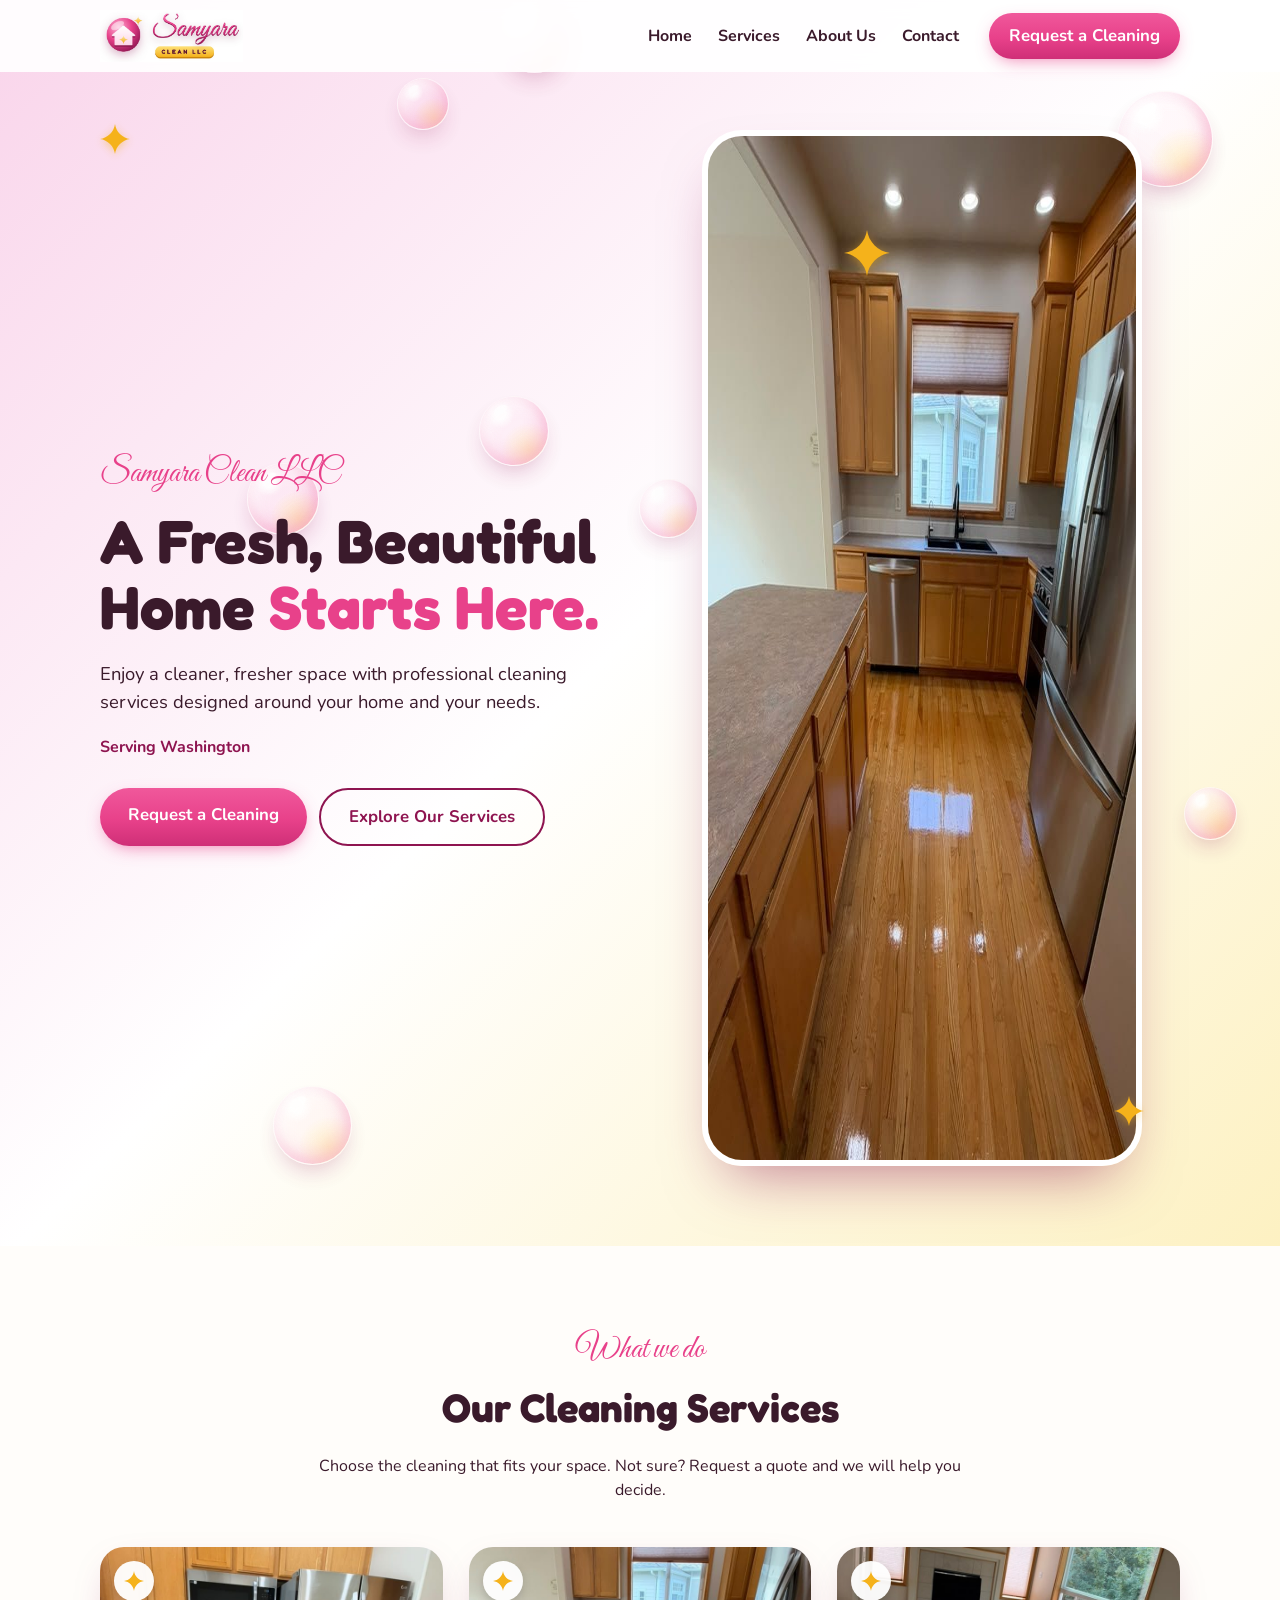
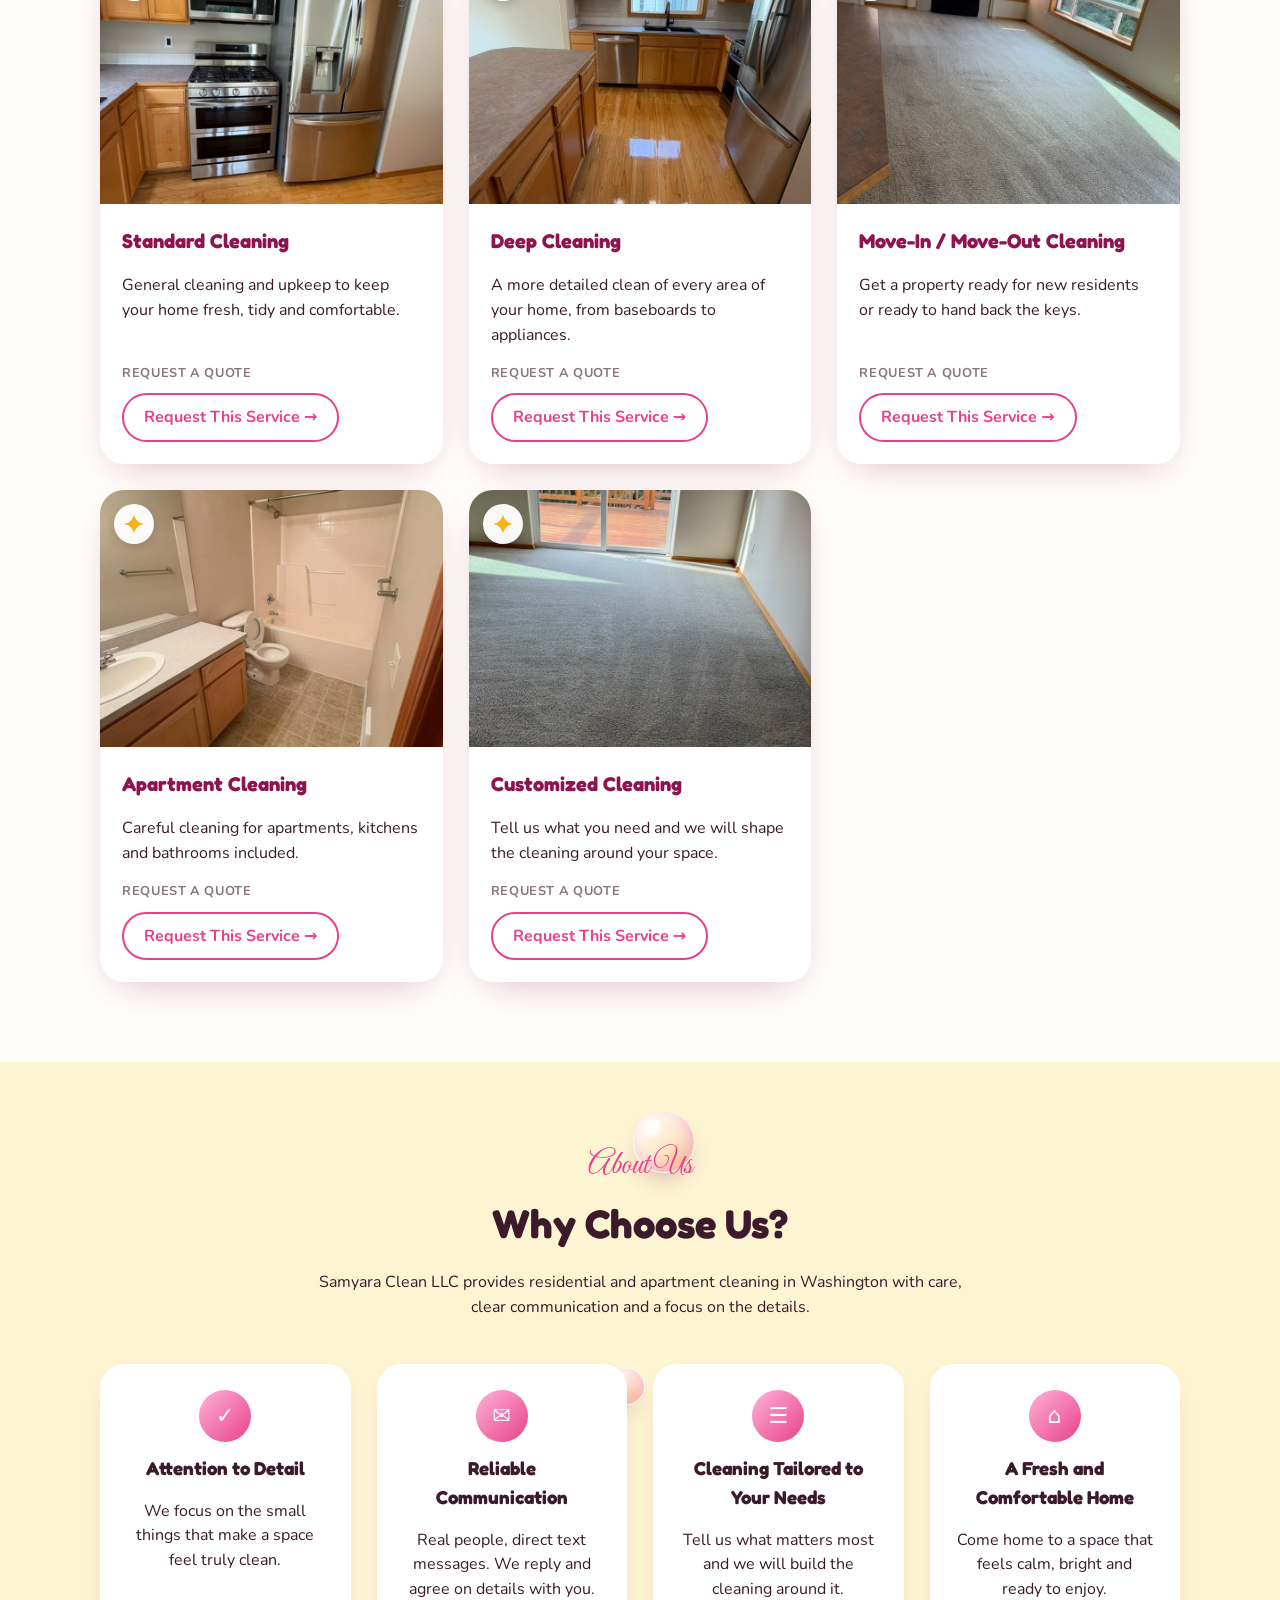
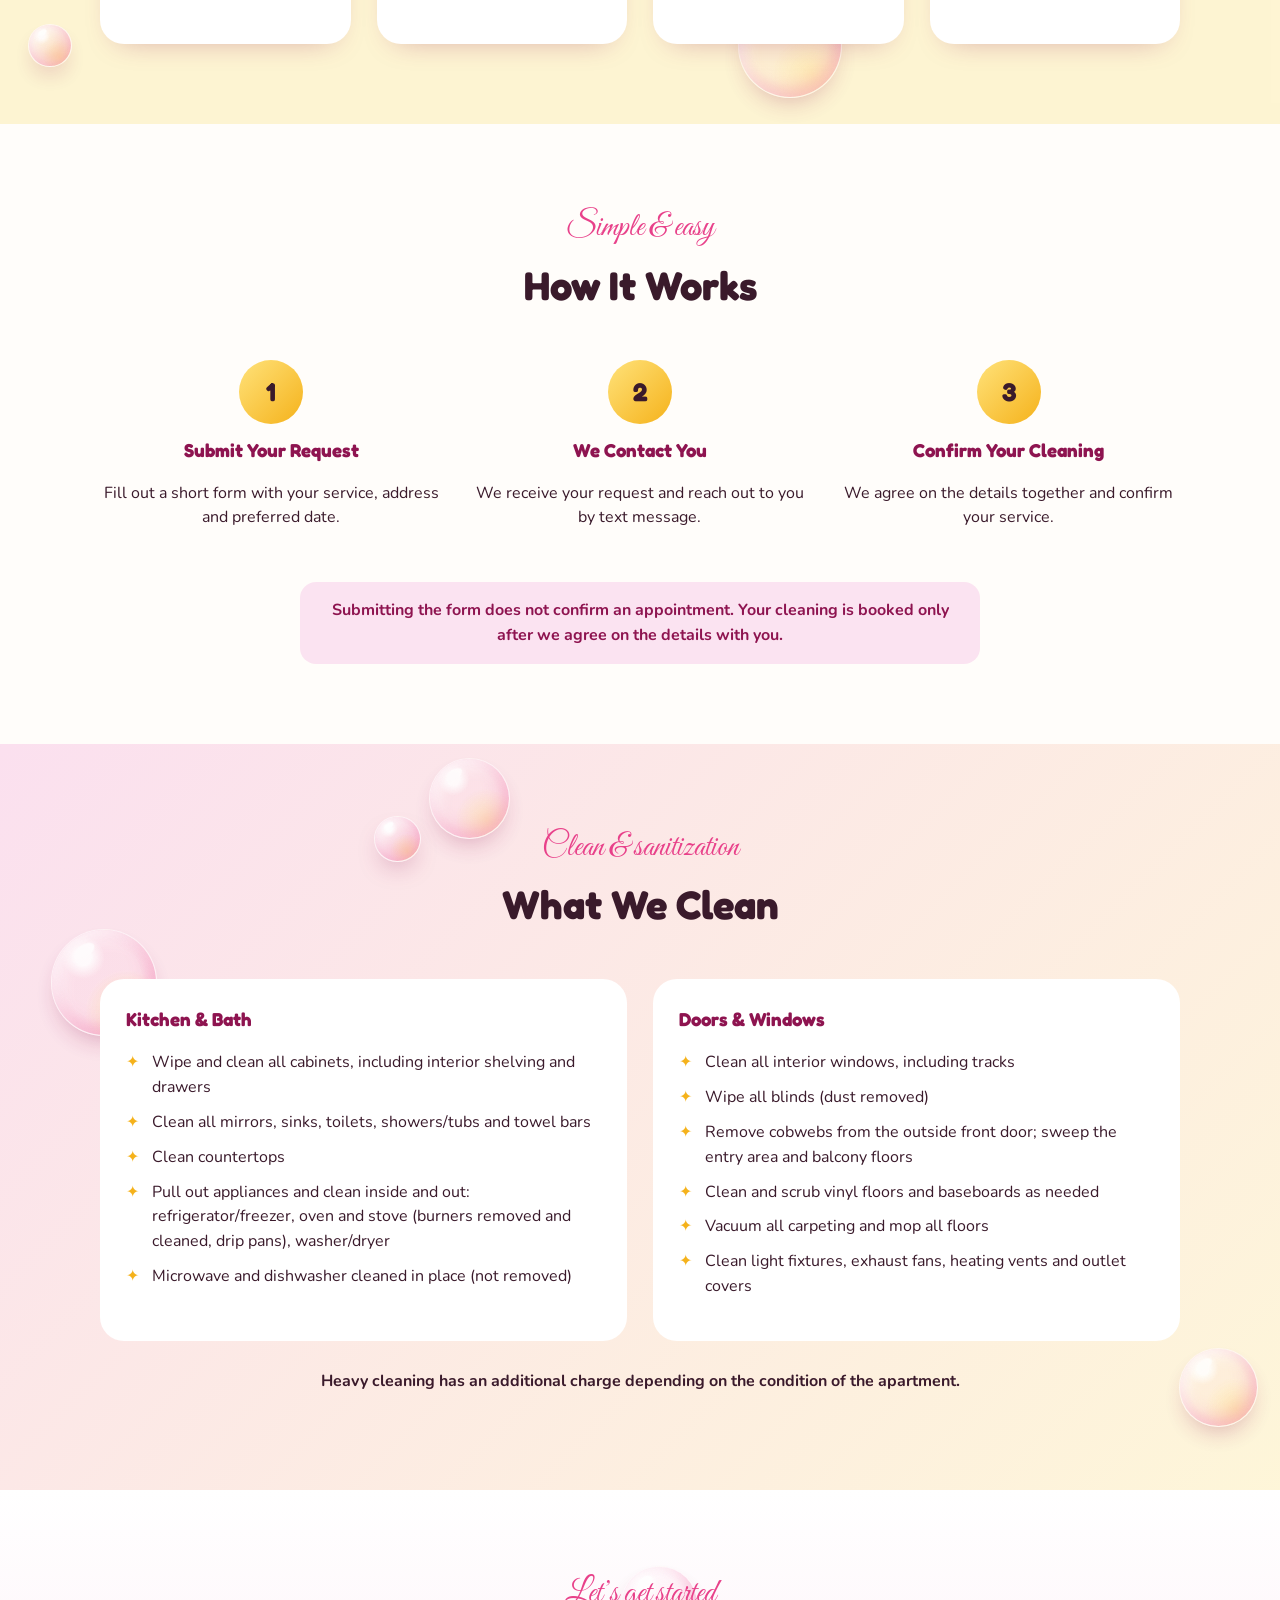
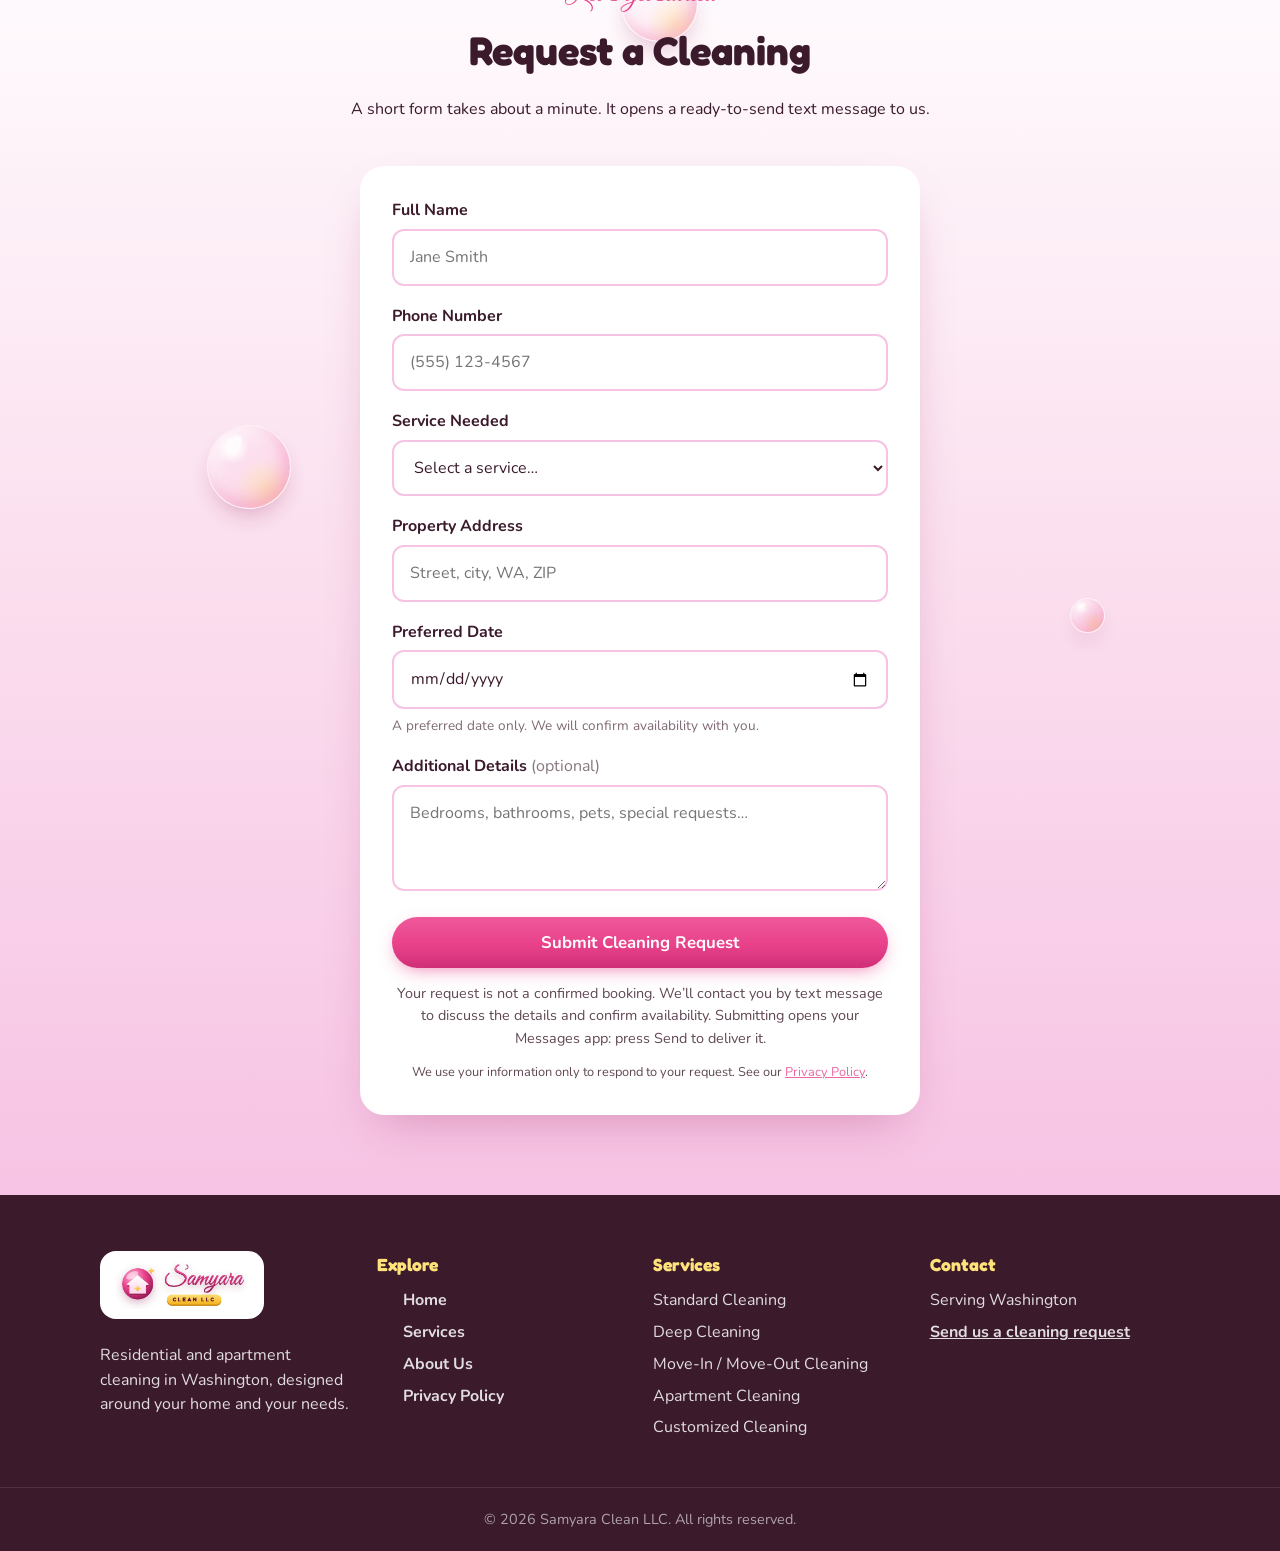
<file: sitio-web/index.html>
<!doctype html>
<html lang="en">
<head>
<meta charset="utf-8">
<meta name="viewport" content="width=device-width, initial-scale=1">
<title>Samyara Clean LLC | Residential &amp; Apartment Cleaning in Washington</title>
<meta name="description" content="Samyara Clean LLC offers professional residential and apartment cleaning in Washington: standard, deep, move-in/move-out and customized cleanings. Request a cleaning online.">
<meta property="og:type" content="website">
<meta property="og:title" content="Samyara Clean LLC | Residential &amp; Apartment Cleaning in Washington">
<meta property="og:description" content="Professional residential and apartment cleaning. Request a cleaning online.">
<meta property="og:image" content="images/kitchen-wood.jpg">
<link rel="icon" href="brand/icon.png">
<link rel="preconnect" href="https://fonts.googleapis.com">
<link href="https://fonts.googleapis.com/css2?family=Fredoka:wght@500;700&family=Great+Vibes&family=Nunito:wght@400;600;700&display=swap" rel="stylesheet">
<link rel="stylesheet" href="css/styles.css">
</head>
<body>
<header>
  <div class="wrap bar">
    <a href="index.html" aria-label="Samyara Clean LLC, home"><img src="brand/logo-light.png" alt="Samyara Clean LLC" width="143" height="52"></a>
    <button id="menu" aria-label="Open menu" aria-expanded="false" aria-controls="nav">☰</button>
    <nav id="nav" aria-label="Main">
      <a href="#home">Home</a><a href="#services">Services</a><a href="#about">About Us</a><a href="#contact">Contact</a>
      <a class="btn btn-p" href="#request">Request a Cleaning</a>
    </nav>
  </div>
</header>

<main>
<section class="hero" id="home" data-bubbles="9">
  <div class="wrap">
    <div>
      <svg class="sparkle" style="left:20px;top:-6px;position:absolute" width="30" height="30" viewBox="0 0 24 24" fill="currentColor" aria-hidden="true"><path d="M12 0c.8 6.2 5.8 11.2 12 12-6.2.8-11.2 5.8-12 12-.8-6.2-5.8-11.2-12-12C6.2 11.2 11.2 6.2 12 0z"/></svg><p class="script">Samyara Clean LLC</p>
      <h1>A Fresh, Beautiful Home <span>Starts Here.</span></h1>
      <p class="lead">Enjoy a cleaner, fresher space with professional cleaning services designed around your home and your needs.</p>
      <p style="font-weight:700;color:var(--magenta)">Serving Washington</p>
      <div class="cta"><a class="btn btn-p" href="#request">Request a Cleaning</a><a class="btn btn-o" href="#services">Explore Our Services</a></div>
    </div>
    <svg class="sparkle" style="right:calc(50% - 250px);top:100px;z-index:2" width="46" height="46" viewBox="0 0 24 24" fill="currentColor" aria-hidden="true"><path d="M12 0c.8 6.2 5.8 11.2 12 12-6.2.8-11.2 5.8-12 12-.8-6.2-5.8-11.2-12-12C6.2 11.2 11.2 6.2 12 0z"/></svg><svg class="sparkle" style="right:5%;bottom:40px;z-index:2" width="30" height="30" viewBox="0 0 24 24" fill="currentColor" aria-hidden="true"><path d="M12 0c.8 6.2 5.8 11.2 12 12-6.2.8-11.2 5.8-12 12-.8-6.2-5.8-11.2-12-12C6.2 11.2 11.2 6.2 12 0z"/></svg><div class="photo"><img src="images/kitchen-wood.jpg" alt="Spotless kitchen with polished hardwood floors, stainless steel appliances and a bright window" width="768" height="1024"></div>
  </div>
</section>

<section id="services">
  <div class="wrap">
    <div class="center reveal"><p class="script">What we do</p><h2>Our Cleaning Services</h2><p>Choose the cleaning that fits your space. Not sure? Request a quote and we will help you decide.</p></div>
    <div class="grid g3" id="cards"></div>
  </div>
</section>

<section class="why" id="about" data-bubbles="5">
  <div class="wrap">
    <div class="center reveal"><p class="script">About Us</p><h2>Why Choose Us?</h2><p>Samyara Clean LLC provides residential and apartment cleaning in Washington with care, clear communication and a focus on the details.</p></div>
    <div class="grid g4">
      <div class="c reveal"><div class="i">✓</div><h3>Attention to Detail</h3><p>We focus on the small things that make a space feel truly clean.</p></div>
      <div class="c reveal"><div class="i">✉</div><h3>Reliable Communication</h3><p>Real people, direct text messages. We reply and agree on details with you.</p></div>
      <div class="c reveal"><div class="i">☰</div><h3>Cleaning Tailored to Your Needs</h3><p>Tell us what matters most and we will build the cleaning around it.</p></div>
      <div class="c reveal"><div class="i">⌂</div><h3>A Fresh and Comfortable Home</h3><p>Come home to a space that feels calm, bright and ready to enjoy.</p></div>
    </div>
  </div>
</section>

<section id="how">
  <div class="wrap">
    <div class="center reveal"><p class="script">Simple &amp; easy</p><h2>How It Works</h2></div>
    <div class="grid g3" style="text-align:center">
      <div class="reveal"><div class="num">1</div><h3 style="color:var(--magenta)">Submit Your Request</h3><p>Fill out a short form with your service, address and preferred date.</p></div>
      <div class="reveal"><div class="num">2</div><h3 style="color:var(--magenta)">We Contact You</h3><p>We receive your request and reach out to you by text message.</p></div>
      <div class="reveal"><div class="num">3</div><h3 style="color:var(--magenta)">Confirm Your Cleaning</h3><p>We agree on the details together and confirm your service.</p></div>
    </div>
    <p class="notice">Submitting the form does not confirm an appointment. Your cleaning is booked only after we agree on the details with you.</p>
  </div>
</section>

<section class="check" id="checklist" data-bubbles="4">
  <div class="wrap">
    <div class="center reveal"><p class="script">Clean &amp; sanitization</p><h2>What We Clean</h2></div>
    <div class="grid g2">
      <div class="c reveal"><h3 style="color:var(--magenta)">Kitchen &amp; Bath</h3><ul>
        <li>Wipe and clean all cabinets, including interior shelving and drawers</li>
        <li>Clean all mirrors, sinks, toilets, showers/tubs and towel bars</li>
        <li>Clean countertops</li>
        <li>Pull out appliances and clean inside and out: refrigerator/freezer, oven and stove (burners removed and cleaned, drip pans), washer/dryer</li>
        <li>Microwave and dishwasher cleaned in place (not removed)</li></ul></div>
      <div class="c reveal"><h3 style="color:var(--magenta)">Doors &amp; Windows</h3><ul>
        <li>Clean all interior windows, including tracks</li>
        <li>Wipe all blinds (dust removed)</li>
        <li>Remove cobwebs from the outside front door; sweep the entry area and balcony floors</li>
        <li>Clean and scrub vinyl floors and baseboards as needed</li>
        <li>Vacuum all carpeting and mop all floors</li>
        <li>Clean light fixtures, exhaust fans, heating vents and outlet covers</li></ul></div>
    </div>
    <p style="text-align:center;font-weight:700;margin-top:28px">Heavy cleaning has an additional charge depending on the condition of the apartment.</p>
  </div>
</section>

<section id="request" data-bubbles="7">
  <div class="wrap">
    <div class="center reveal"><p class="script">Let’s get started</p><h2>Request a Cleaning</h2><p>A short form takes about a minute. It opens a ready-to-send text message to us.</p></div>
    <div id="done" class="ok" hidden role="status">
      <h3>One last step: send the text</h3>
      <p style="font-size:1.1rem">Your message is ready in your Messages app. <strong>Press Send</strong> to deliver your request to us. If it did not open, tap the button below.</p>
      <p><a class="btn btn-p" id="smsLink" href="#">Open Messages</a></p>
      <p class="hint">On a computer, copy this message and text it to <strong id="smsNum"></strong>:</p>
      <pre id="smsText" style="white-space:pre-wrap;text-align:left;background:var(--cream);border-radius:12px;padding:14px;font:inherit;font-size:.95rem"></pre>
      <p><button class="btn btn-o" id="copy" type="button">Copy message</button></p>
      <p class="hint">Your request is sent only when you press Send. It is not a confirmed booking: we’ll reply by text to discuss the details and confirm availability.</p>
      <p><button class="btn btn-o" id="again" type="button" style="font-size:.9rem;padding:10px 20px">Start a new request</button></p>
    </div>
    <form id="form" class="reveal" novalidate>
      <div class="f"><label for="fullName">Full Name</label><input id="fullName" name="fullName" autocomplete="name" placeholder="Jane Smith"><p class="err" id="fullName-e" role="alert"></p></div>
      <div class="f"><label for="phone">Phone Number</label><input id="phone" name="phone" type="tel" inputmode="tel" autocomplete="tel" placeholder="(555) 123-4567"><p class="err" id="phone-e" role="alert"></p></div>
      <div class="f"><label for="service">Service Needed</label><select id="service" name="service"><option value="">Select a service…</option></select><p class="err" id="service-e" role="alert"></p></div>
      <div class="f"><label for="address">Property Address</label><input id="address" name="address" autocomplete="street-address" placeholder="Street, city, WA, ZIP"><p class="err" id="address-e" role="alert"></p></div>
      <div class="f"><label for="preferredDate">Preferred Date</label><input id="preferredDate" name="preferredDate" type="date"><p class="hint">A preferred date only. We will confirm availability with you.</p><p class="err" id="preferredDate-e" role="alert"></p></div>
      <div class="f"><label for="details">Additional Details <span style="font-weight:400;opacity:.6">(optional)</span></label><textarea id="details" name="details" rows="3" maxlength="1000" placeholder="Bedrooms, bathrooms, pets, special requests…"></textarea></div>
      <div class="hp" aria-hidden="true"><label>Website<input id="website" tabindex="-1" autocomplete="off"></label></div>
      <p class="err" id="form-e" role="alert" style="margin-bottom:12px"></p>
      <button class="btn btn-p" id="submit" type="submit" style="width:100%">Submit Cleaning Request</button>
      <p class="fine">Your request is not a confirmed booking. We’ll contact you by text message to discuss the details and confirm availability. Submitting opens your Messages app: press Send to deliver it.</p>
      <p class="fine" style="font-size:.8rem">We use your information only to respond to your request. See our <a href="privacy.html" style="color:var(--fuchsia)">Privacy Policy</a>.</p>
    </form>
  </div>
</section>
</main>

<footer id="contact">
  <div class="wrap grid">
    <div><div class="logo-pill"><img src="brand/logo-light.png" alt="Samyara Clean LLC"></div><p>Residential and apartment cleaning in Washington, designed around your home and your needs.</p></div>
    <nav aria-label="Footer"><h2>Explore</h2><ul><li><a href="index.html">Home</a></li><li><a href="index.html#services">Services</a></li><li><a href="index.html#about">About Us</a></li><li><a href="privacy.html">Privacy Policy</a></li></ul></nav>
    <div><h2>Services</h2><ul id="fservices"></ul></div>
    <div><h2>Contact</h2><ul id="fcontact"><li><a href="index.html#request" style="font-weight:700;text-decoration:underline">Send us a cleaning request</a></li></ul></div>
  </div>
  <div class="copy">© <span id="yr"></span> Samyara Clean LLC. All rights reserved.</div>
</footer>
<script src="js/config.js"></script>
<script src="js/main.js"></script>
</body>
</html>
</file>
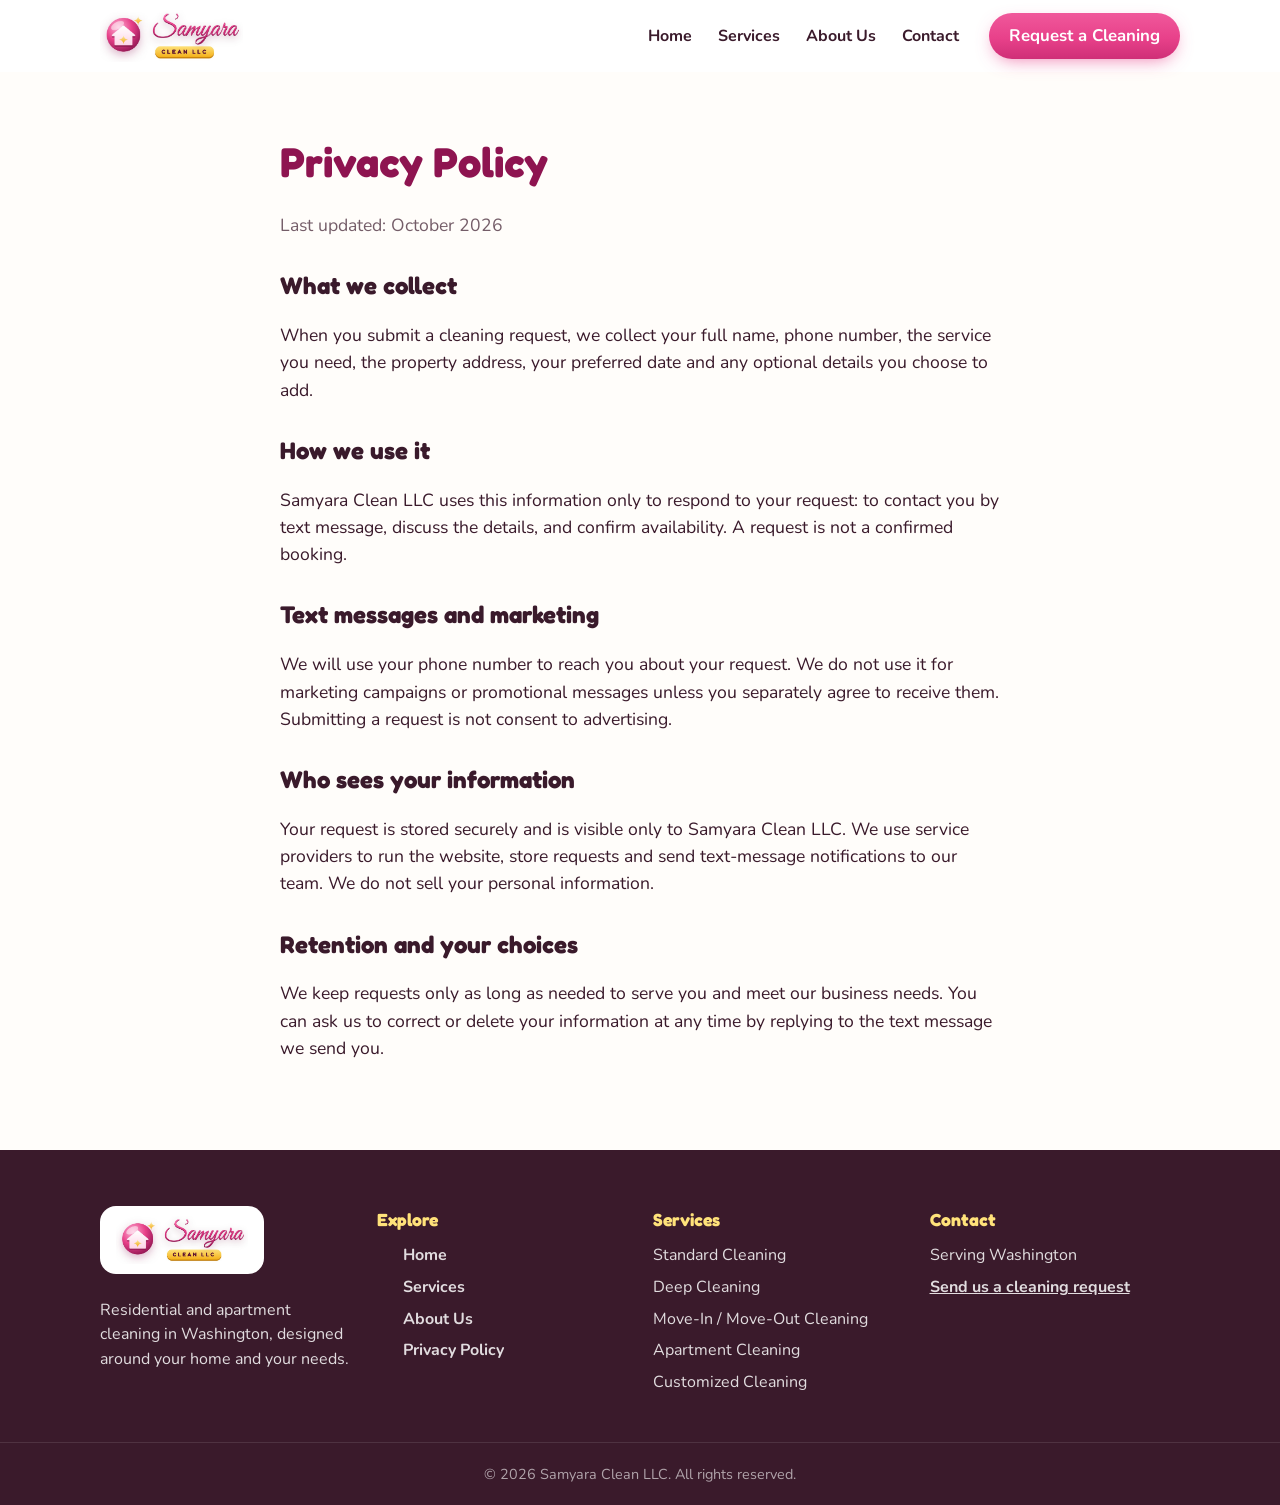
<file: sitio-web/privacy.html>
<!doctype html>
<html lang="en">
<head>
<meta charset="utf-8">
<meta name="viewport" content="width=device-width, initial-scale=1">
<title>Privacy Policy | Samyara Clean LLC</title>
<meta name="description" content="How Samyara Clean LLC collects, uses and protects the information you submit in a cleaning request.">
<link rel="icon" href="brand/icon.png">
<link rel="preconnect" href="https://fonts.googleapis.com">
<link href="https://fonts.googleapis.com/css2?family=Fredoka:wght@500;700&family=Great+Vibes&family=Nunito:wght@400;600;700&display=swap" rel="stylesheet">
<link rel="stylesheet" href="css/styles.css">
</head>
<body>
<header>
  <div class="wrap bar">
    <a href="index.html" aria-label="Samyara Clean LLC, home"><img src="brand/logo-light.png" alt="Samyara Clean LLC" width="143" height="52"></a>
    <button id="menu" aria-label="Open menu" aria-expanded="false" aria-controls="nav">☰</button>
    <nav id="nav" aria-label="Main">
      <a href="index.html#home">Home</a><a href="index.html#services">Services</a><a href="index.html#about">About Us</a><a href="index.html#contact">Contact</a>
      <a class="btn btn-p" href="index.html#request">Request a Cleaning</a>
    </nav>
  </div>
</header>
<main class="doc">
  <h1>Privacy Policy</h1>
  <p style="opacity:.7">Last updated: October 2026</p>
  <h2>What we collect</h2>
  <p>When you submit a cleaning request, we collect your full name, phone number, the service you need, the property address, your preferred date and any optional details you choose to add.</p>
  <h2>How we use it</h2>
  <p>Samyara Clean LLC uses this information only to respond to your request: to contact you by text message, discuss the details, and confirm availability. A request is not a confirmed booking.</p>
  <h2>Text messages and marketing</h2>
  <p>We will use your phone number to reach you about your request. We do not use it for marketing campaigns or promotional messages unless you separately agree to receive them. Submitting a request is not consent to advertising.</p>
  <h2>Who sees your information</h2>
  <p>Your request is stored securely and is visible only to Samyara Clean LLC. We use service providers to run the website, store requests and send text-message notifications to our team. We do not sell your personal information.</p>
  <h2>Retention and your choices</h2>
  <p>We keep requests only as long as needed to serve you and meet our business needs. You can ask us to correct or delete your information at any time by replying to the text message we send you.</p>
</main>
<footer id="contact">
  <div class="wrap grid">
    <div><div class="logo-pill"><img src="brand/logo-light.png" alt="Samyara Clean LLC"></div><p>Residential and apartment cleaning in Washington, designed around your home and your needs.</p></div>
    <nav aria-label="Footer"><h2>Explore</h2><ul><li><a href="index.html">Home</a></li><li><a href="index.html#services">Services</a></li><li><a href="index.html#about">About Us</a></li><li><a href="privacy.html">Privacy Policy</a></li></ul></nav>
    <div><h2>Services</h2><ul id="fservices"></ul></div>
    <div><h2>Contact</h2><ul id="fcontact"><li><a href="index.html#request" style="font-weight:700;text-decoration:underline">Send us a cleaning request</a></li></ul></div>
  </div>
  <div class="copy">© <span id="yr"></span> Samyara Clean LLC. All rights reserved.</div>
</footer>
<script src="js/config.js"></script>
<script src="js/main.js"></script>
</body>
</html>
</file>
<file: sitio-web/css/styles.css>
:root{--fuchsia:#e8418a;--blush:#ffb3d6;--magenta:#8e1450;--gold:#f5b21b;--butter:#ffe27a;--plum:#3a1a2b;--rosebg:#f7c3e4;--cream:#fdf1c2}
*{box-sizing:border-box}html{scroll-behavior:smooth;scroll-padding-top:5.5rem}
body{margin:0;font-family:Nunito,system-ui,sans-serif;color:var(--plum);background:#fffdfa;line-height:1.55;-webkit-font-smoothing:antialiased}
h1,h2,h3{font-family:Fredoka,sans-serif;margin:0}img{max-width:100%;display:block}a{color:inherit}
:focus-visible{outline:3px solid var(--magenta);outline-offset:3px;border-radius:6px}
.wrap{max-width:1120px;margin:0 auto;padding:0 20px}
.script{font-family:'Great Vibes',cursive;color:var(--fuchsia);font-size:2rem;margin:0}
.btn{display:inline-block;border-radius:999px;padding:14px 28px;font-weight:700;font-size:1.05rem;text-decoration:none;text-align:center;border:0;cursor:pointer;font-family:inherit;transition:transform .2s}
.btn:hover{transform:translateY(-2px)}
.btn-p{background:linear-gradient(180deg,#f0589b,var(--fuchsia) 55%,#cf2f77);color:#fff;box-shadow:0 6px 18px -6px rgba(232,65,138,.7)}
.btn-o{border:2px solid var(--magenta);color:var(--magenta)}.btn-o:hover{background:var(--magenta);color:#fff}
header{position:fixed;inset:0 0 auto 0;z-index:50;background:rgba(255,255,255,.92);backdrop-filter:blur(8px);transition:box-shadow .2s}header.scrolled{box-shadow:0 4px 24px -12px rgba(142,20,80,.35)}
.bar{display:flex;align-items:center;justify-content:space-between;height:72px}
.bar img{height:52px;width:auto}nav a{margin-left:26px;font-weight:700;text-decoration:none}nav a:hover{color:var(--fuchsia)}nav a.btn{padding:10px 20px;color:#fff}
#menu{display:none;background:none;border:0;font-size:28px;color:var(--magenta);cursor:pointer;min-width:44px;min-height:44px}
.hero{padding:130px 0 80px;background:linear-gradient(135deg,rgba(247,195,228,.7),#fff,var(--cream));overflow:hidden;position:relative}
.hero .wrap{position:relative;z-index:1;display:grid;grid-template-columns:1fr 1fr;gap:48px;align-items:center}
.hero h1{font-size:clamp(2.2rem,5vw,3.8rem);line-height:1.1;margin:8px 0 18px}.hero h1 span{color:var(--fuchsia)}
.hero p.lead{font-size:1.15rem;max-width:520px}.cta{display:flex;gap:12px;flex-wrap:wrap;margin-top:28px}
.photo{border:6px solid #fff;border-radius:40px;overflow:hidden;box-shadow:0 30px 60px -25px rgba(142,20,80,.55);max-width:440px;margin:auto}
.bubble{position:absolute;border-radius:50%;pointer-events:none;border:1px solid rgba(255,255,255,.75);
  background:radial-gradient(circle at 30% 26%,rgba(255,255,255,.98) 0 7%,rgba(255,255,255,0) 20%),
    radial-gradient(circle at 72% 78%,rgba(255,226,122,.45),rgba(255,226,122,0) 38%),
    radial-gradient(circle at 50% 50%,rgba(255,179,214,.10) 52%,rgba(232,65,138,.30) 100%);
  box-shadow:inset -7px -9px 18px rgba(232,65,138,.28),inset 7px 7px 14px rgba(255,255,255,.85),0 12px 26px -10px rgba(142,20,80,.4);
  animation:float var(--dur,9s) ease-in-out infinite}
.bubble:after{content:"";position:absolute;width:22%;height:12%;left:20%;top:14%;border-radius:50%;background:rgba(255,255,255,.9);transform:rotate(-35deg);filter:blur(.5px)}
@keyframes float{0%,100%{transform:translate(0,0)}33%{transform:translate(8px,-16px)}66%{transform:translate(-7px,-26px)}}
.sparkle{position:absolute;color:var(--gold);animation:twinkle 3.5s ease-in-out infinite;pointer-events:none;filter:drop-shadow(0 2px 4px rgba(245,178,27,.45))}
@keyframes twinkle{0%,100%{opacity:.55;transform:scale(.85) rotate(0)}50%{opacity:1;transform:scale(1.1) rotate(12deg)}}
@media (scripting:enabled){.reveal{opacity:0;transform:translateY(18px);transition:opacity .6s ease,transform .6s ease;transition-delay:var(--d,0ms)}.reveal.in{opacity:1;transform:none}}
section{padding:80px 0;position:relative;overflow:hidden}section>.wrap{position:relative;z-index:1}.center{text-align:center;max-width:680px;margin:0 auto 44px}.center h2{font-size:clamp(1.8rem,4vw,2.5rem)}
.grid{display:grid;gap:26px}.g3{grid-template-columns:repeat(3,1fr)}.g4{grid-template-columns:repeat(4,1fr)}.g2{grid-template-columns:repeat(2,1fr)}
.card{background:#fff;border-radius:24px;box-shadow:0 12px 40px -18px rgba(142,20,80,.4);overflow:hidden;display:flex;flex-direction:column;transition:transform .25s}.card:hover{transform:translateY(-4px)}
.card img{aspect-ratio:4/3;object-fit:cover;width:100%}.card .b{padding:22px;display:flex;flex-direction:column;flex:1}
.card h3{color:var(--magenta);font-size:1.25rem}.card p{flex:1}.q{font-size:.8rem;font-weight:700;letter-spacing:.05em;text-transform:uppercase;opacity:.6}
.card a.sel{align-self:flex-start;border:2px solid var(--fuchsia);color:var(--fuchsia);border-radius:999px;padding:10px 20px;font-weight:700;text-decoration:none;margin-top:10px}
.card a.sel:hover{background:var(--fuchsia);color:#fff}
.why{background:rgba(253,241,194,.7)}.why .c{background:#fff;border-radius:24px;padding:26px;text-align:center;box-shadow:0 12px 30px -18px rgba(142,20,80,.4)}
.why .i{width:52px;height:52px;margin:0 auto 12px;border-radius:50%;background:linear-gradient(135deg,var(--blush),var(--fuchsia));display:flex;align-items:center;justify-content:center;color:#fff;font-size:22px}
.num{width:64px;height:64px;margin:0 auto 12px;border-radius:50%;background:linear-gradient(135deg,var(--butter),var(--gold));display:flex;align-items:center;justify-content:center;font:700 1.6rem Fredoka}
.notice{max-width:680px;margin:36px auto 0;background:rgba(247,195,228,.45);color:var(--magenta);font-weight:700;border-radius:16px;padding:16px 20px;text-align:center}
.check{background:linear-gradient(135deg,rgba(247,195,228,.5),rgba(253,241,194,.6))}.check .c{background:#fff;border-radius:24px;padding:26px}
.check li{list-style:none;margin:10px 0;padding-left:26px;position:relative}.check li:before{content:"✦";color:var(--gold);position:absolute;left:0}.check ul{padding:0}
#request{background:linear-gradient(#fff,rgba(247,195,228,.5),var(--rosebg))}
form{max-width:560px;margin:auto;background:#fff;border-radius:24px;padding:32px;box-shadow:0 20px 50px -20px rgba(142,20,80,.35)}
label{display:block;font-weight:700;margin:0 0 6px}.f{margin-bottom:18px}
input,select,textarea{width:100%;font:inherit;border:2px solid var(--rosebg);border-radius:12px;padding:14px 16px;background:#fff;color:var(--plum)}
input:focus,select:focus,textarea:focus{border-color:var(--fuchsia);outline:0}[aria-invalid=true]{border-color:var(--magenta)}
.err{color:var(--magenta);font-weight:700;font-size:.9rem;margin:6px 0 0}.hint{font-size:.85rem;opacity:.65;margin:6px 0 0}
.fine{text-align:center;font-size:.9rem;opacity:.8;margin:14px 0 0}.hp{position:absolute;left:-9999px}
.ok{max-width:560px;margin:auto;background:#fff;border-radius:24px;padding:48px 28px;text-align:center;box-shadow:0 20px 50px -20px rgba(142,20,80,.35)}.ok h3{color:var(--magenta);font-size:2rem}
.doc{max-width:760px;margin:0 auto;padding:130px 20px 70px;font-size:1.1rem}.doc h1{color:var(--magenta);font-size:2.6rem}.doc h2{font-size:1.5rem;margin:28px 0 6px}
footer{background:var(--plum);color:rgba(255,255,255,.85);padding:56px 0 0}footer .grid{grid-template-columns:repeat(4,1fr)}
footer h2{font-size:1.1rem;color:var(--butter);margin-bottom:10px}footer ul{list-style:none;padding:0;margin:0}footer li{margin:7px 0}footer a{text-decoration:none}footer a:hover{color:var(--blush)}
.logo-pill{background:#fff;border-radius:16px;padding:10px 16px;display:inline-block}.logo-pill img{height:48px}
.copy{border-top:1px solid rgba(255,255,255,.15);margin-top:40px;padding:20px;text-align:center;font-size:.9rem;opacity:.7}
.nf{min-height:100vh;display:flex;flex-direction:column;align-items:center;justify-content:center;text-align:center;padding:20px;background:rgba(253,241,194,.6)}
@media(max-width:960px){.g3,.g4,.g2,footer .grid{grid-template-columns:1fr 1fr}.hero .wrap{grid-template-columns:1fr}}
@media(max-width:820px){nav{display:none;position:absolute;top:72px;left:0;right:0;background:#fff;padding:8px 20px 20px;box-shadow:0 12px 20px -14px rgba(0,0,0,.3)}nav.open{display:block}nav a{display:block;margin:0;padding:14px 4px;font-size:1.1rem}nav a.btn{margin-top:8px;padding:14px}#menu{display:block}}
@media(max-width:620px){.g3,.g4,.g2,footer .grid{grid-template-columns:1fr}section{padding:56px 0}form{padding:22px}}
@media(prefers-reduced-motion:reduce){html{scroll-behavior:auto}.bubble,.sparkle{animation:none}.reveal{opacity:1!important;transform:none!important;transition:none!important}.btn,.card{transition:none}}
.card .ph{position:relative}.card .badge{position:absolute;left:14px;top:14px;width:40px;height:40px;border-radius:50%;background:rgba(255,255,255,.95);color:var(--gold);display:flex;align-items:center;justify-content:center;box-shadow:0 4px 10px rgba(0,0,0,.15)}
</file>
